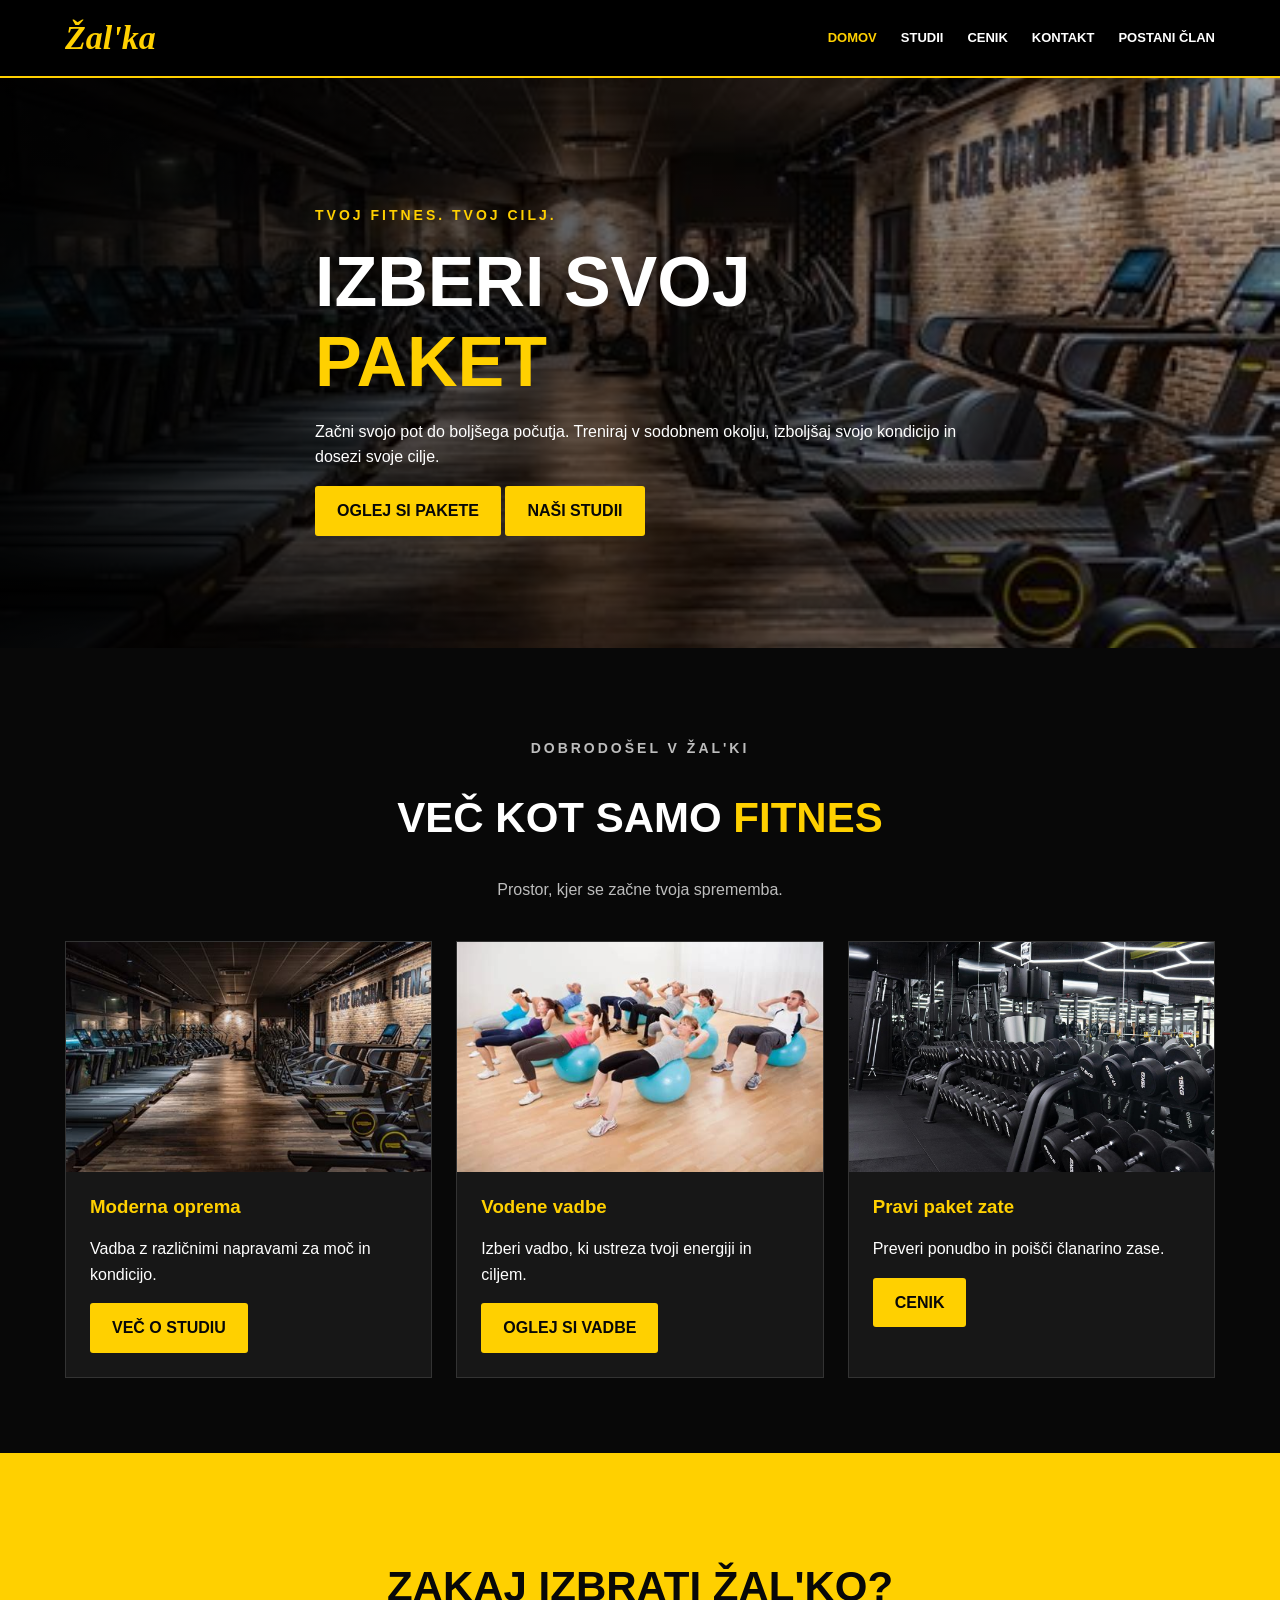
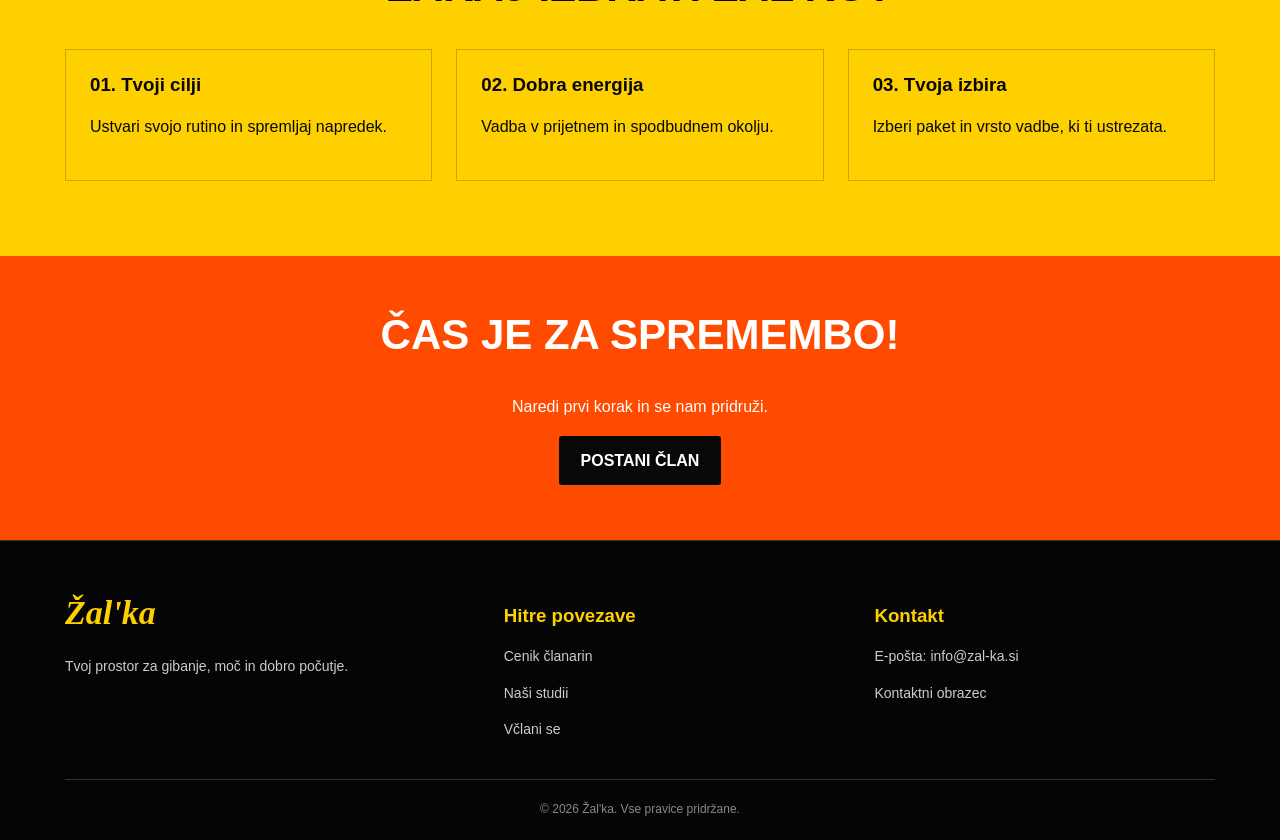
<file: fitnes/index.html>
<!DOCTYPE html>
<html lang="sl">
<head>
    <meta charset="UTF-8">
    <meta name="viewport" content="width=device-width, initial-scale=1.0">
    <meta name="description" content="Žal'ka fitnes – vadba, osebno trenerstvo in članarine.">
    <title>Žal'ka | Fitnes center</title>
    <link rel="stylesheet" href="style.css">
</head>
<body>

<header>
    <nav class="navbar container">
        <a class="logo" href="index.html">Žal'ka</a>
        <div class="nav-links">
            <a class="active" href="index.html">Domov</a>
            <a href="studii.html">Studii</a>
            <a href="cenik.html">Cenik</a>
            <a href="kontakt.html">Kontakt</a>
            <a href="postani-clan.html">Postani član</a>
        </div>
    </nav>
</header>

<main>
    <section class="hero">
        <div class="container hero-content">
            <p class="eyebrow">Tvoj fitnes. Tvoj cilj.</p>
            <h1>Izberi svoj <span class="highlight">paket</span></h1>
            <p>
                Začni svojo pot do boljšega počutja.
                Treniraj v sodobnem okolju, izboljšaj svojo
                kondicijo in dosezi svoje cilje.
            </p>
            <a class="btn" href="cenik.html">OGLEJ SI PAKETE</a>
            <a class="btn" href="studii.html">NAŠI STUDII</a>
        </div>
    </section>

    <section class="section container">
        <div class="section-heading">
            <p class="eyebrow">Dobrodošel v Žal'ki</p>
            <h2>Več kot samo <span>fitnes</span></h2>
            <p>Prostor, kjer se začne tvoja sprememba.</p>
        </div>

        <div class="grid">
            <article class="card">
                <img src="images/fitnes.jpg" alt="Fitnes naprave">
                <div class="card-content">
                    <h3>Moderna oprema</h3>
                    <p>Vadba z različnimi napravami za moč in kondicijo.</p>
                    <a class="btn" href="studii.html">VEČ O STUDIU</a>
                </div>
            </article>

            <article class="card">
                <img src="images/skupinska.jpg" alt="Skupinska vadba">
                <div class="card-content">
                    <h3>Vodene vadbe</h3>
                    <p>Izberi vadbo, ki ustreza tvoji energiji in ciljem.</p>
                    <a class="btn" href="studii.html#vadbe">OGLEJ SI VADBE</a>
                </div>
            </article>

            <article class="card">
                <img src="images/utezi.jpg" alt="Proste uteži">
                <div class="card-content">
                    <h3>Pravi paket zate</h3>
                    <p>Preveri ponudbo in poišči članarino zase.</p>
                    <a class="btn" href="cenik.html">CENIK</a>
                </div>
            </article>
        </div>
    </section>

    <section class="benefits section">
        <div class="container">
            <div class="section-heading">
                <h2>Zakaj izbrati Žal'ko?</h2>
            </div>
            <div class="grid">
                <div class="benefit">
                    <h3>01. Tvoji cilji</h3>
                    <p>Ustvari svojo rutino in spremljaj napredek.</p>
                </div>
                <div class="benefit">
                    <h3>02. Dobra energija</h3>
                    <p>Vadba v prijetnem in spodbudnem okolju.</p>
                </div>
                <div class="benefit">
                    <h3>03. Tvoja izbira</h3>
                    <p>Izberi paket in vrsto vadbe, ki ti ustrezata.</p>
                </div>
            </div>
        </div>
    </section>

    <section class="cta">
        <div class="container">
            <h2>Čas je za spremembo!</h2>
            <p>Naredi prvi korak in se nam pridruži.</p>
            <a class="btn" href="postani-clan.html">POSTANI ČLAN</a>
        </div>
    </section>
</main>

<footer>
    <div class="container">
        <div class="footer-grid">
            <div>
                <a class="logo" href="index.html">Žal'ka</a>
                <p>Tvoj prostor za gibanje, moč in dobro počutje.</p>
            </div>
            <div>
                <h3>Hitre povezave</h3>
                <p><a href="cenik.html">Cenik članarin</a></p>
                <p><a href="studii.html">Naši studii</a></p>
                <p><a href="postani-clan.html">Včlani se</a></p>
            </div>
            <div>
                <h3>Kontakt</h3>
                <p>E-pošta: info@zal-ka.si</p>
                <p><a href="kontakt.html">Kontaktni obrazec</a></p>
            </div>
        </div>
        <div class="copyright">
            © 2026 Žal'ka. Vse pravice pridržane.
        </div>
    </div>
</footer>

</body>
</html>
</file>
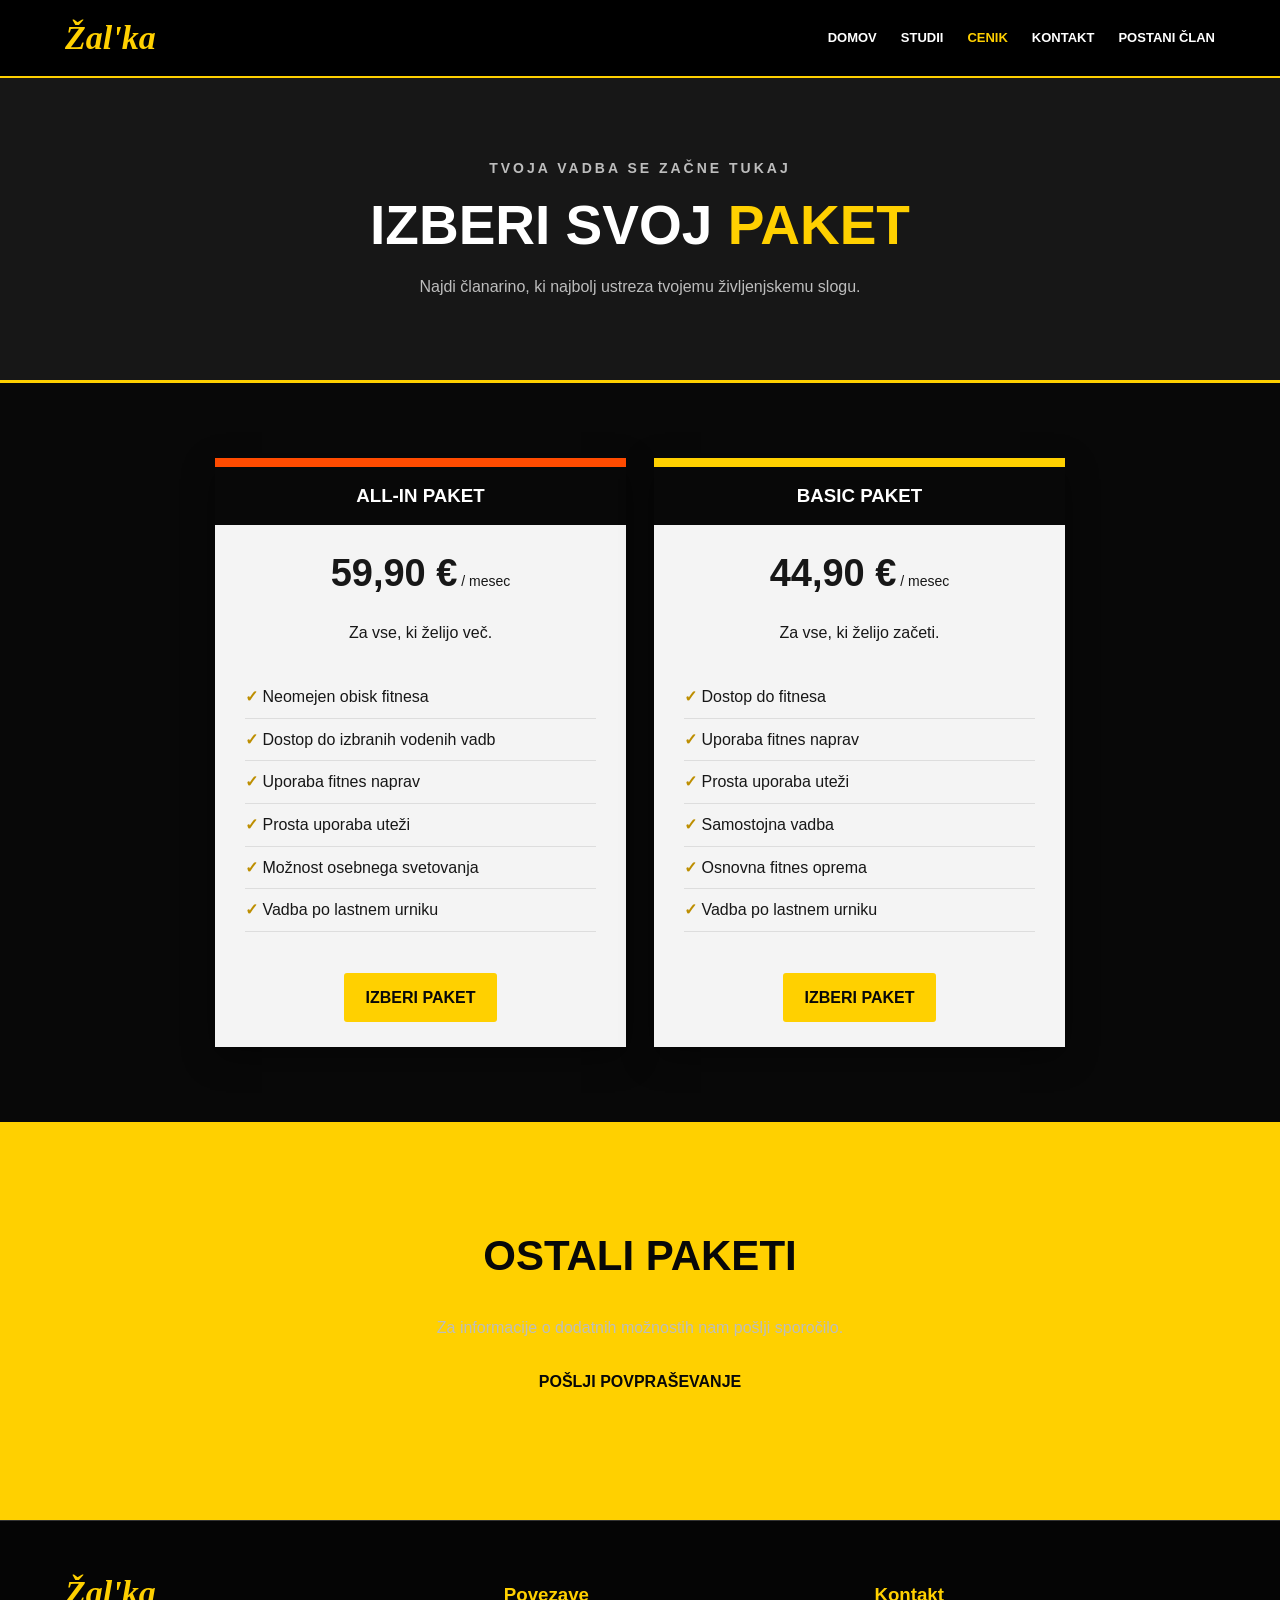
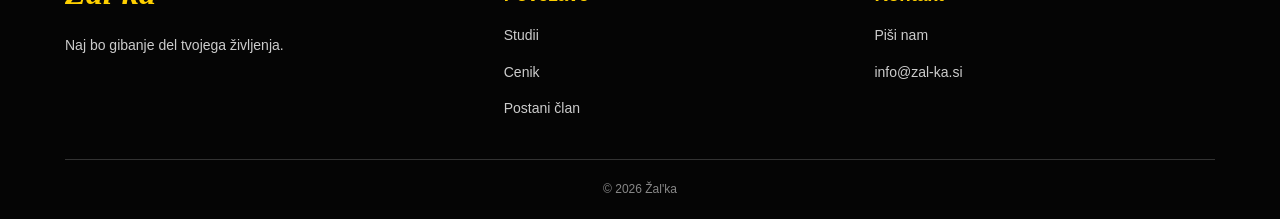
<file: fitnes/cenik.html>
<!DOCTYPE html>
<html lang="sl">
<head>
    <meta charset="UTF-8">
    <meta name="viewport" content="width=device-width, initial-scale=1.0">
    <title>Cenik | Žal'ka</title>
    <link rel="stylesheet" href="style.css">
</head>
<body>

<header>
    <nav class="navbar container">
        <a class="logo" href="index.html">Žal'ka</a>
        <div class="nav-links">
            <a href="index.html">Domov</a>
            <a href="studii.html">Studii</a>
            <a class="active" href="cenik.html">Cenik</a>
            <a href="kontakt.html">Kontakt</a>
            <a href="postani-clan.html">Postani član</a>
        </div>
    </nav>
</header>

<main>
    <section class="page-banner">
        <div class="container">
            <p class="eyebrow">Tvoja vadba se začne tukaj</p>
            <h1>Izberi svoj <span class="highlight">paket</span></h1>
            <p>Najdi članarino, ki najbolj ustreza tvojemu življenjskemu slogu.</p>
        </div>
    </section>

    <section class="section container">
        <div class="pricing-grid">

            <article class="price-card featured">
                <h3>ALL-IN PAKET</h3>
                <p class="price">59,90 €<small> / mesec</small></p>
                <p>Za vse, ki želijo več.</p>
                <ul>
                    <li>Neomejen obisk fitnesa</li>
                    <li>Dostop do izbranih vodenih vadb</li>
                    <li>Uporaba fitnes naprav</li>
                    <li>Prosta uporaba uteži</li>
                    <li>Možnost osebnega svetovanja</li>
                    <li>Vadba po lastnem urniku</li>
                </ul>
                <a class="btn" href="postani-clan.html?paket=all-in">
                    IZBERI PAKET
                </a>
            </article>

            <article class="price-card">
                <h3>BASIC PAKET</h3>
                <p class="price">44,90 €<small> / mesec</small></p>
                <p>Za vse, ki želijo začeti.</p>
                <ul>
                    <li>Dostop do fitnesa</li>
                    <li>Uporaba fitnes naprav</li>
                    <li>Prosta uporaba uteži</li>
                    <li>Samostojna vadba</li>
                    <li>Osnovna fitnes oprema</li>
                    <li>Vadba po lastnem urniku</li>
                </ul>
                <a class="btn" href="postani-clan.html?paket=basic">
                    IZBERI PAKET
                </a>
            </article>

        </div>
    </section>

    <section class="benefits section">
        <div class="container">
            <div class="section-heading">
                <h2>Ostali paketi</h2>
                <p>Za informacije o dodatnih možnostih nam pošlji sporočilo.</p>
                <a class="btn" href="kontakt.html">POŠLJI POVPRAŠEVANJE</a>
            </div>
        </div>
    </section>
</main>

<footer>
    <div class="container">
        <div class="footer-grid">
            <div><a class="logo" href="index.html">Žal'ka</a>
                <p>Naj bo gibanje del tvojega življenja.</p>
            </div>
            <div><h3>Povezave</h3>
                <p><a href="studii.html">Studii</a></p>
                <p><a href="cenik.html">Cenik</a></p>
                <p><a href="postani-clan.html">Postani član</a></p>
            </div>
            <div><h3>Kontakt</h3>
                <p><a href="kontakt.html">Piši nam</a></p>
                <p>info@zal-ka.si</p>
            </div>
        </div>
        <div class="copyright">© 2026 Žal'ka</div>
    </div>
</footer>

</body>
</html>
</file>
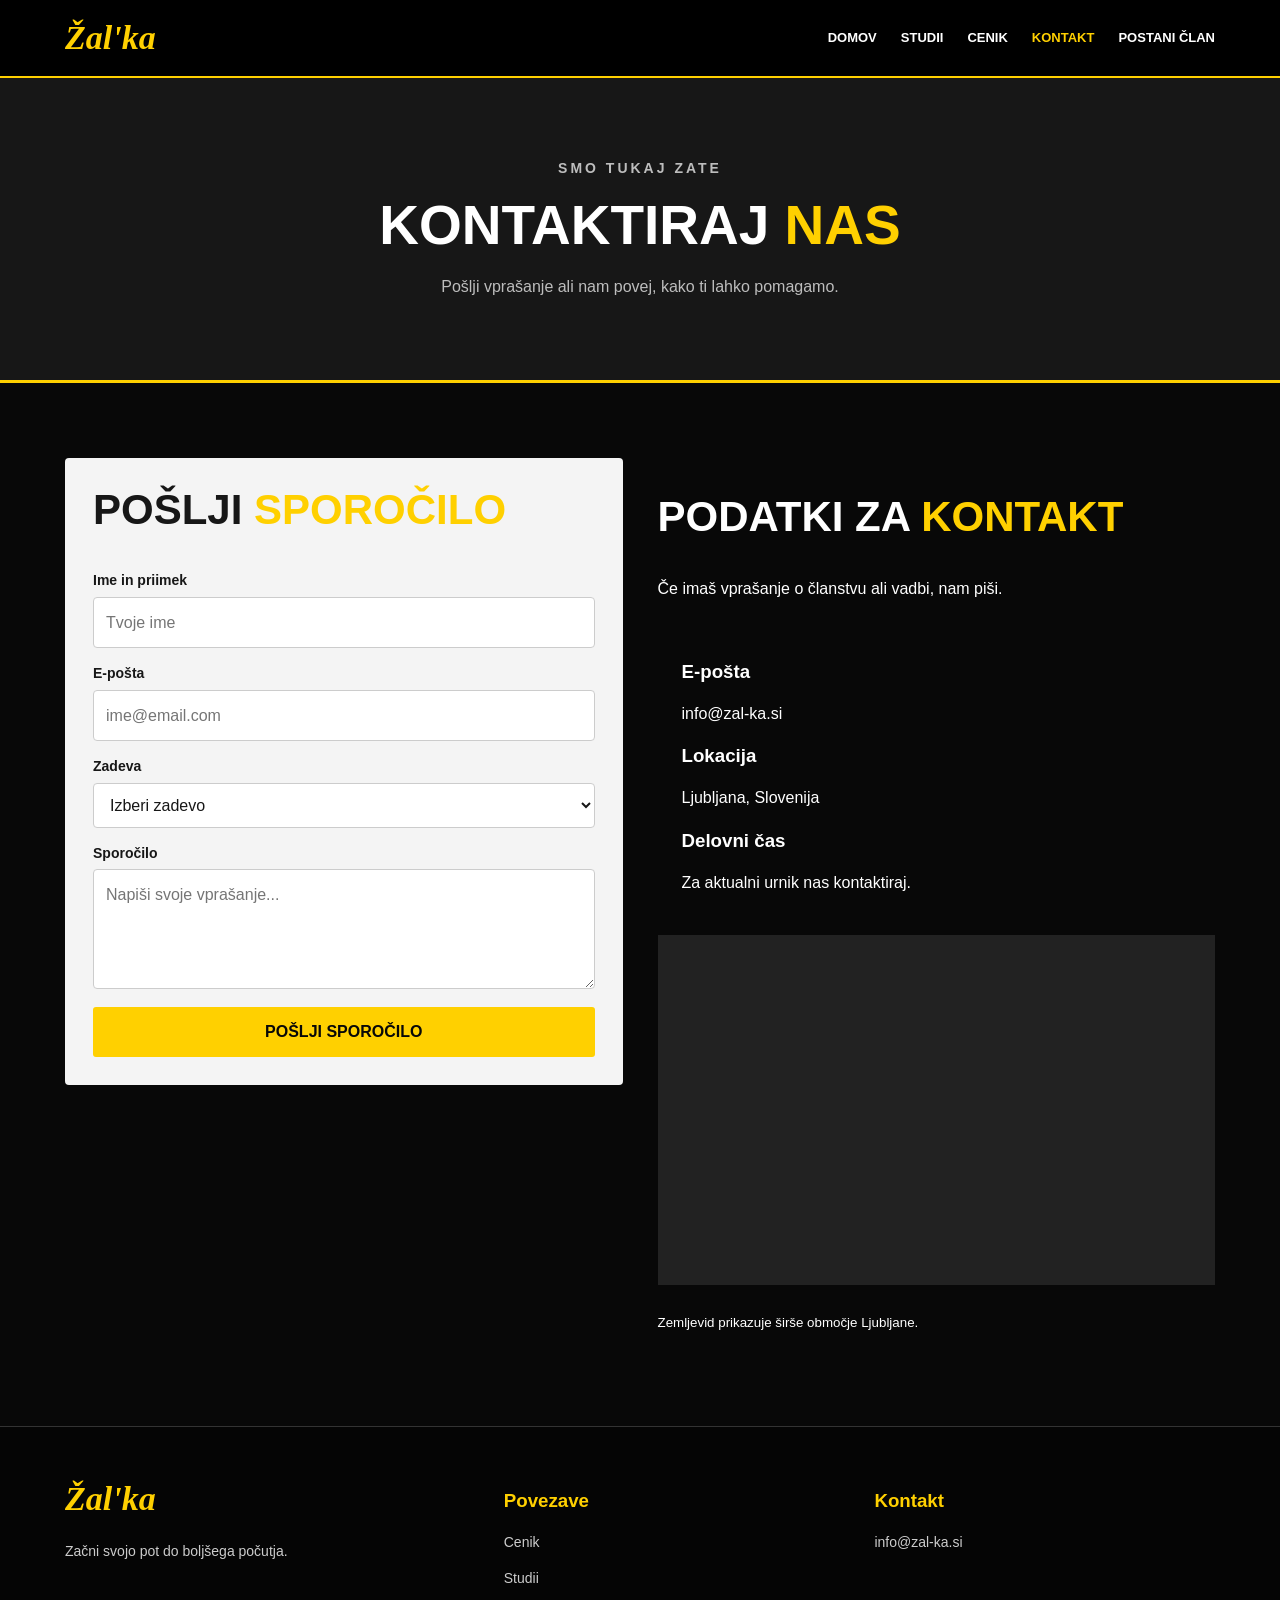
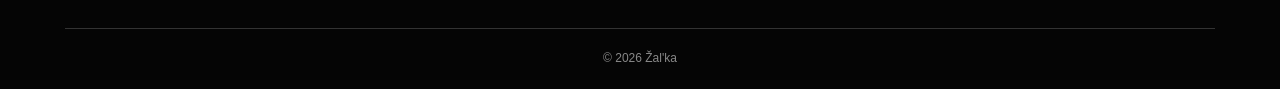
<file: fitnes/kontakt.html>
<!DOCTYPE html>
<html lang="sl">
<head>
    <meta charset="UTF-8">
    <meta name="viewport" content="width=device-width, initial-scale=1.0">
    <title>Kontakt | Žal'ka</title>
    <link rel="stylesheet" href="style.css">
</head>
<body>

<header>
    <nav class="navbar container">
        <a class="logo" href="index.html">Žal'ka</a>
        <div class="nav-links">
            <a href="index.html">Domov</a>
            <a href="studii.html">Studii</a>
            <a href="cenik.html">Cenik</a>
            <a class="active" href="kontakt.html">Kontakt</a>
            <a href="postani-clan.html">Postani član</a>
        </div>
    </nav>
</header>

<main>
    <section class="page-banner">
        <div class="container">
            <p class="eyebrow">Smo tukaj zate</p>
            <h1>Kontaktiraj <span class="highlight">nas</span></h1>
            <p>Pošlji vprašanje ali nam povej, kako ti lahko pomagamo.</p>
        </div>
    </section>

    <section class="section container">
        <div class="contact-grid">

            <div class="form-box">
                <h2>Pošlji <span class="highlight">sporočilo</span></h2>

                <form id="contactForm">
                    <label for="ime">Ime in priimek</label>
                    <input id="ime" name="ime" type="text"
                           placeholder="Tvoje ime" required>

                    <label for="email">E-pošta</label>
                    <input id="email" name="email" type="email"
                           placeholder="ime@email.com" required>

                    <label for="zadeva">Zadeva</label>
                    <select id="zadeva" name="zadeva" required>
                        <option value="">Izberi zadevo</option>
                        <option>Članstvo</option>
                        <option>Cenik</option>
                        <option>Lokacije</option>
                        <option>Vodene vadbe</option>
                        <option>Drugo</option>
                    </select>

                    <label for="sporocilo">Sporočilo</label>
                    <textarea id="sporocilo" name="sporocilo"
                              placeholder="Napiši svoje vprašanje..."
                              required></textarea>

                    <button type="submit">POŠLJI SPOROČILO</button>
                    <p class="form-message" id="contactMessage"
                       role="status"></p>
                </form>
            </div>

            <div>
                <h2>Podatki za <span class="highlight">kontakt</span></h2>
                <p>Če imaš vprašanje o članstvu ali vadbi, nam piši.</p>

                <div class="card-content">
                    <h3>E-pošta</h3>
                    <p>info@zal-ka.si</p>

                    <h3>Lokacija</h3>
                    <p>Ljubljana, Slovenija</p>

                    <h3>Delovni čas</h3>
                    <p>Za aktualni urnik nas kontaktiraj.</p>
                </div>

                <iframe
                    class="map-frame"
                    title="Zemljevid Ljubljane"
                    src="https://www.openstreetmap.org/export/embed.html?bbox=14.45%2C46.04%2C14.56%2C46.09&layer=mapnik">
                </iframe>
                <p><small>Zemljevid prikazuje širše območje Ljubljane.</small></p>
            </div>

        </div>
    </section>
</main>

<footer>
    <div class="container">
        <div class="footer-grid">
            <div><a class="logo" href="index.html">Žal'ka</a>
                <p>Začni svojo pot do boljšega počutja.</p>
            </div>
            <div><h3>Povezave</h3>
                <p><a href="cenik.html">Cenik</a></p>
                <p><a href="studii.html">Studii</a></p>
            </div>
            <div><h3>Kontakt</h3>
                <p>info@zal-ka.si</p>
            </div>
        </div>
        <div class="copyright">© 2026 Žal'ka</div>
    </div>
</footer>

<script>
document.getElementById("contactForm").addEventListener("submit", function(event) {
    event.preventDefault();

    document.getElementById("contactMessage").textContent =
        "Obrazec je izpolnjen, vendar sporočilo še ni poslano. Za pošiljanje je potrebna povezava s strežnikom ali e-poštno storitvijo.";
});
</script>

</body>
</html>
</file>
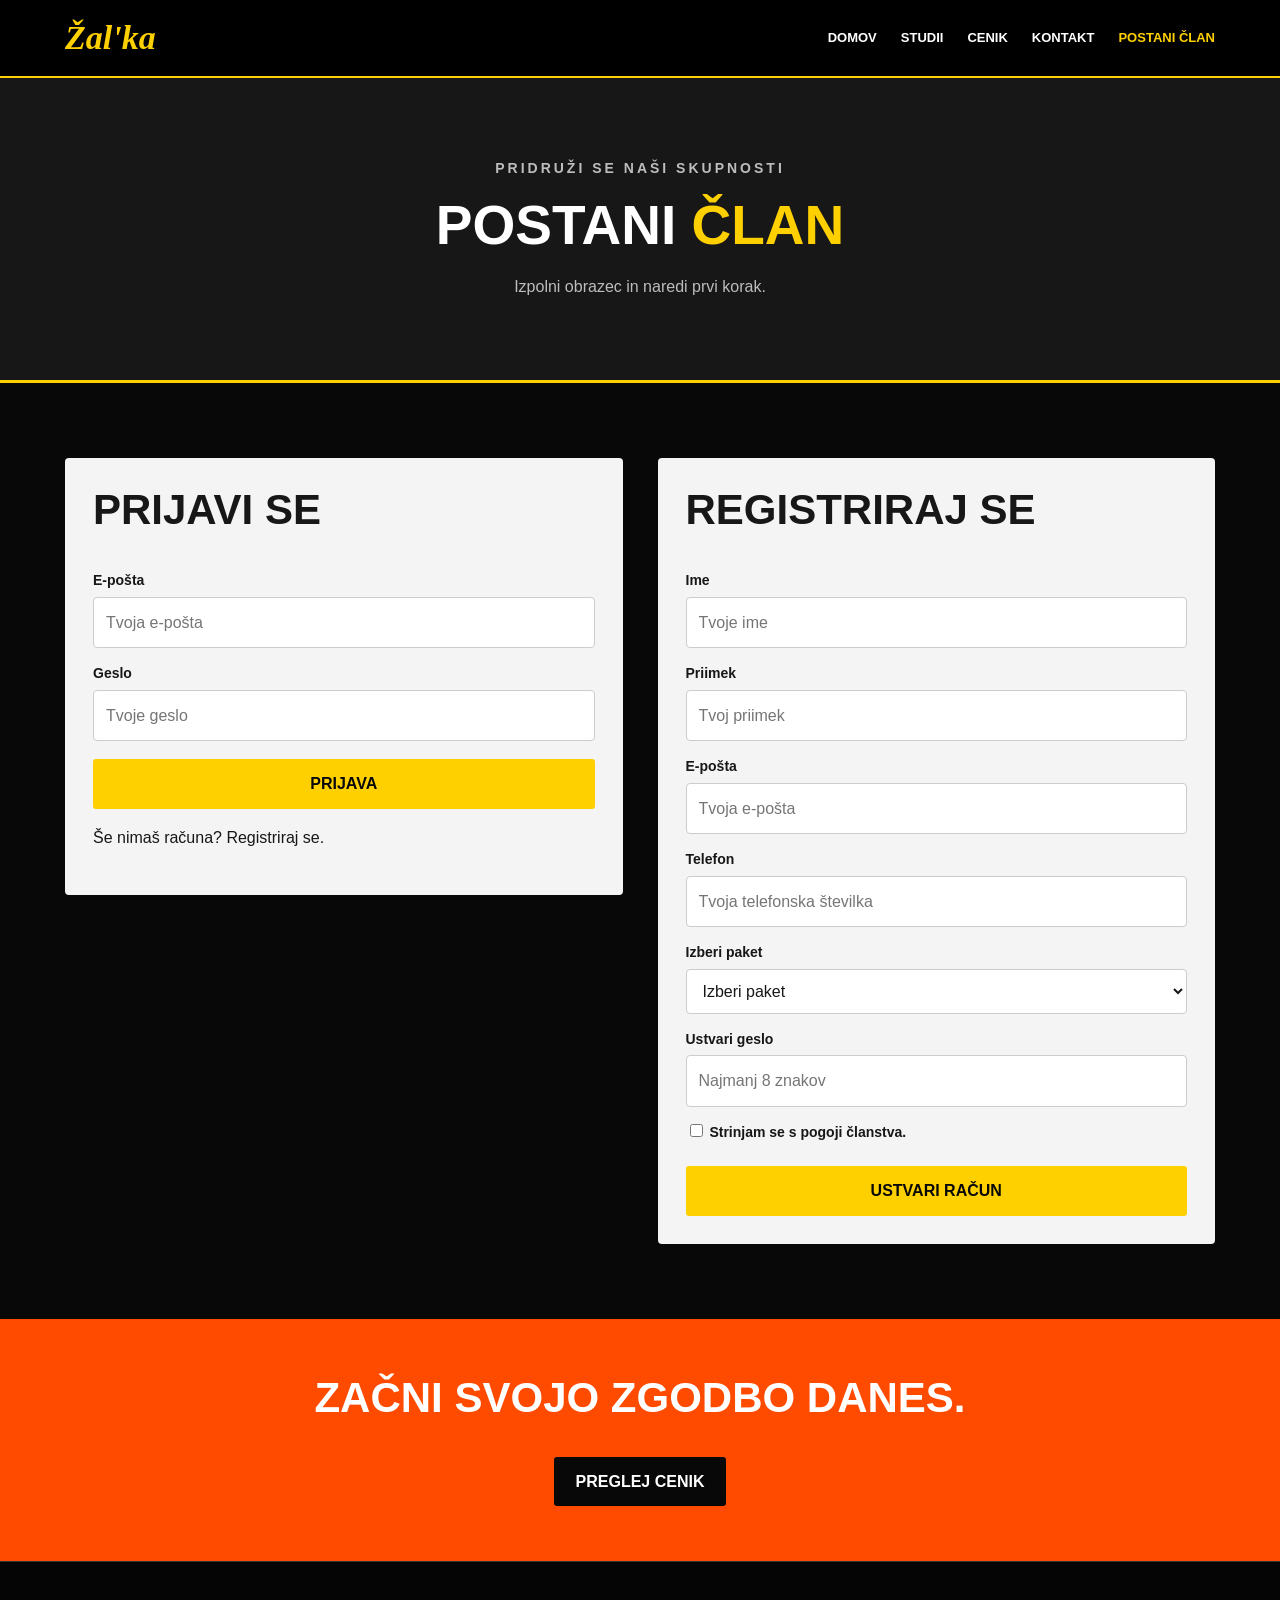
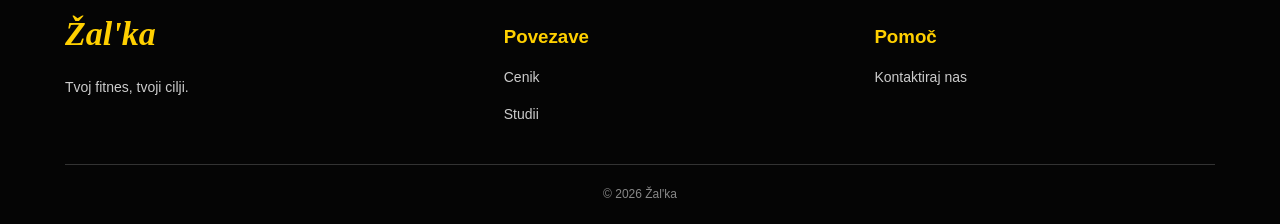
<file: fitnes/postani-clan.html>
<!DOCTYPE html>
<html lang="sl">
<head>
    <meta charset="UTF-8">
    <meta name="viewport" content="width=device-width, initial-scale=1.0">
    <title>Postani član | Žal'ka</title>
    <link rel="stylesheet" href="style.css">
</head>
<body>

<header>
    <nav class="navbar container">
        <a class="logo" href="index.html">Žal'ka</a>
        <div class="nav-links">
            <a href="index.html">Domov</a>
            <a href="studii.html">Studii</a>
            <a href="cenik.html">Cenik</a>
            <a href="kontakt.html">Kontakt</a>
            <a class="active" href="postani-clan.html">Postani član</a>
        </div>
    </nav>
</header>

<main>
    <section class="page-banner">
        <div class="container">
            <p class="eyebrow">Pridruži se naši skupnosti</p>
            <h1>Postani <span class="highlight">član</span></h1>
            <p>Izpolni obrazec in naredi prvi korak.</p>
        </div>
    </section>

    <section class="section container">
        <div class="contact-grid">

            <div class="form-box">
                <h2>Prijavi se</h2>

                <form id="loginForm">
                    <label for="loginEmail">E-pošta</label>
                    <input id="loginEmail" name="email" type="email"
                           placeholder="Tvoja e-pošta" required>

                    <label for="loginPassword">Geslo</label>
                    <input id="loginPassword" name="password"
                           type="password" placeholder="Tvoje geslo"
                           required>

                    <button type="submit">PRIJAVA</button>
                    <p id="loginMessage" class="form-message"
                       role="status"></p>
                </form>

                <p><a href="#registracija">Še nimaš računa? Registriraj se.</a></p>
            </div>

            <div class="form-box" id="registracija">
                <h2>Registriraj se</h2>

                <form id="registerForm">
                    <label for="ime">Ime</label>
                    <input id="ime" name="ime" type="text"
                           placeholder="Tvoje ime" required>

                    <label for="priimek">Priimek</label>
                    <input id="priimek" name="priimek" type="text"
                           placeholder="Tvoj priimek" required>

                    <label for="registerEmail">E-pošta</label>
                    <input id="registerEmail" name="email" type="email"
                           placeholder="Tvoja e-pošta" required>

                    <label for="telefon">Telefon</label>
                    <input id="telefon" name="telefon" type="tel"
                           placeholder="Tvoja telefonska številka">

                    <label for="paket">Izberi paket</label>
                    <select id="paket" name="paket" required>
                        <option value="">Izberi paket</option>
                        <option value="all-in">ALL-IN PAKET – 59,90 €</option>
                        <option value="basic">BASIC PAKET – 44,90 €</option>
                    </select>

                    <label for="registerPassword">Ustvari geslo</label>
                    <input id="registerPassword" name="password"
                           type="password" minlength="8"
                           placeholder="Najmanj 8 znakov" required>

                    <label>
                        <input type="checkbox" name="pogoji"
                               required style="width:auto;display:inline">
                        Strinjam se s pogoji članstva.
                    </label>

                    <button type="submit">USTVARI RAČUN</button>
                    <p id="registerMessage" class="form-message"
                       role="status"></p>
                </form>
            </div>

        </div>
    </section>

    <section class="cta">
        <div class="container">
            <h2>Začni svojo zgodbo danes.</h2>
            <a class="btn" href="cenik.html">PREGLEJ CENIK</a>
        </div>
    </section>
</main>

<footer>
    <div class="container">
        <div class="footer-grid">
            <div><a class="logo" href="index.html">Žal'ka</a>
                <p>Tvoj fitnes, tvoji cilji.</p>
            </div>
            <div><h3>Povezave</h3>
                <p><a href="cenik.html">Cenik</a></p>
                <p><a href="studii.html">Studii</a></p>
            </div>
            <div><h3>Pomoč</h3>
                <p><a href="kontakt.html">Kontaktiraj nas</a></p>
            </div>
        </div>
        <div class="copyright">© 2026 Žal'ka</div>
    </div>
</footer>

<script>
const params = new URLSearchParams(window.location.search);
const izbranPaket = params.get("paket");

if (izbranPaket === "all-in" || izbranPaket === "basic") {
    document.getElementById("paket").value = izbranPaket;
}

document.getElementById("loginForm").addEventListener("submit", function(event) {
    event.preventDefault();

    document.getElementById("loginMessage").textContent =
        "Prijavni obrazec je pripravljen. Za preverjanje računa je potreben strežnik.";
});

document.getElementById("registerForm").addEventListener("submit", function(event) {
    event.preventDefault();

    document.getElementById("registerMessage").textContent =
        "Obrazec je pravilno izpolnjen. Za ustvarjanje računa je potrebna strežniška povezava.";
});
</script>

</body>
</html>
</file>
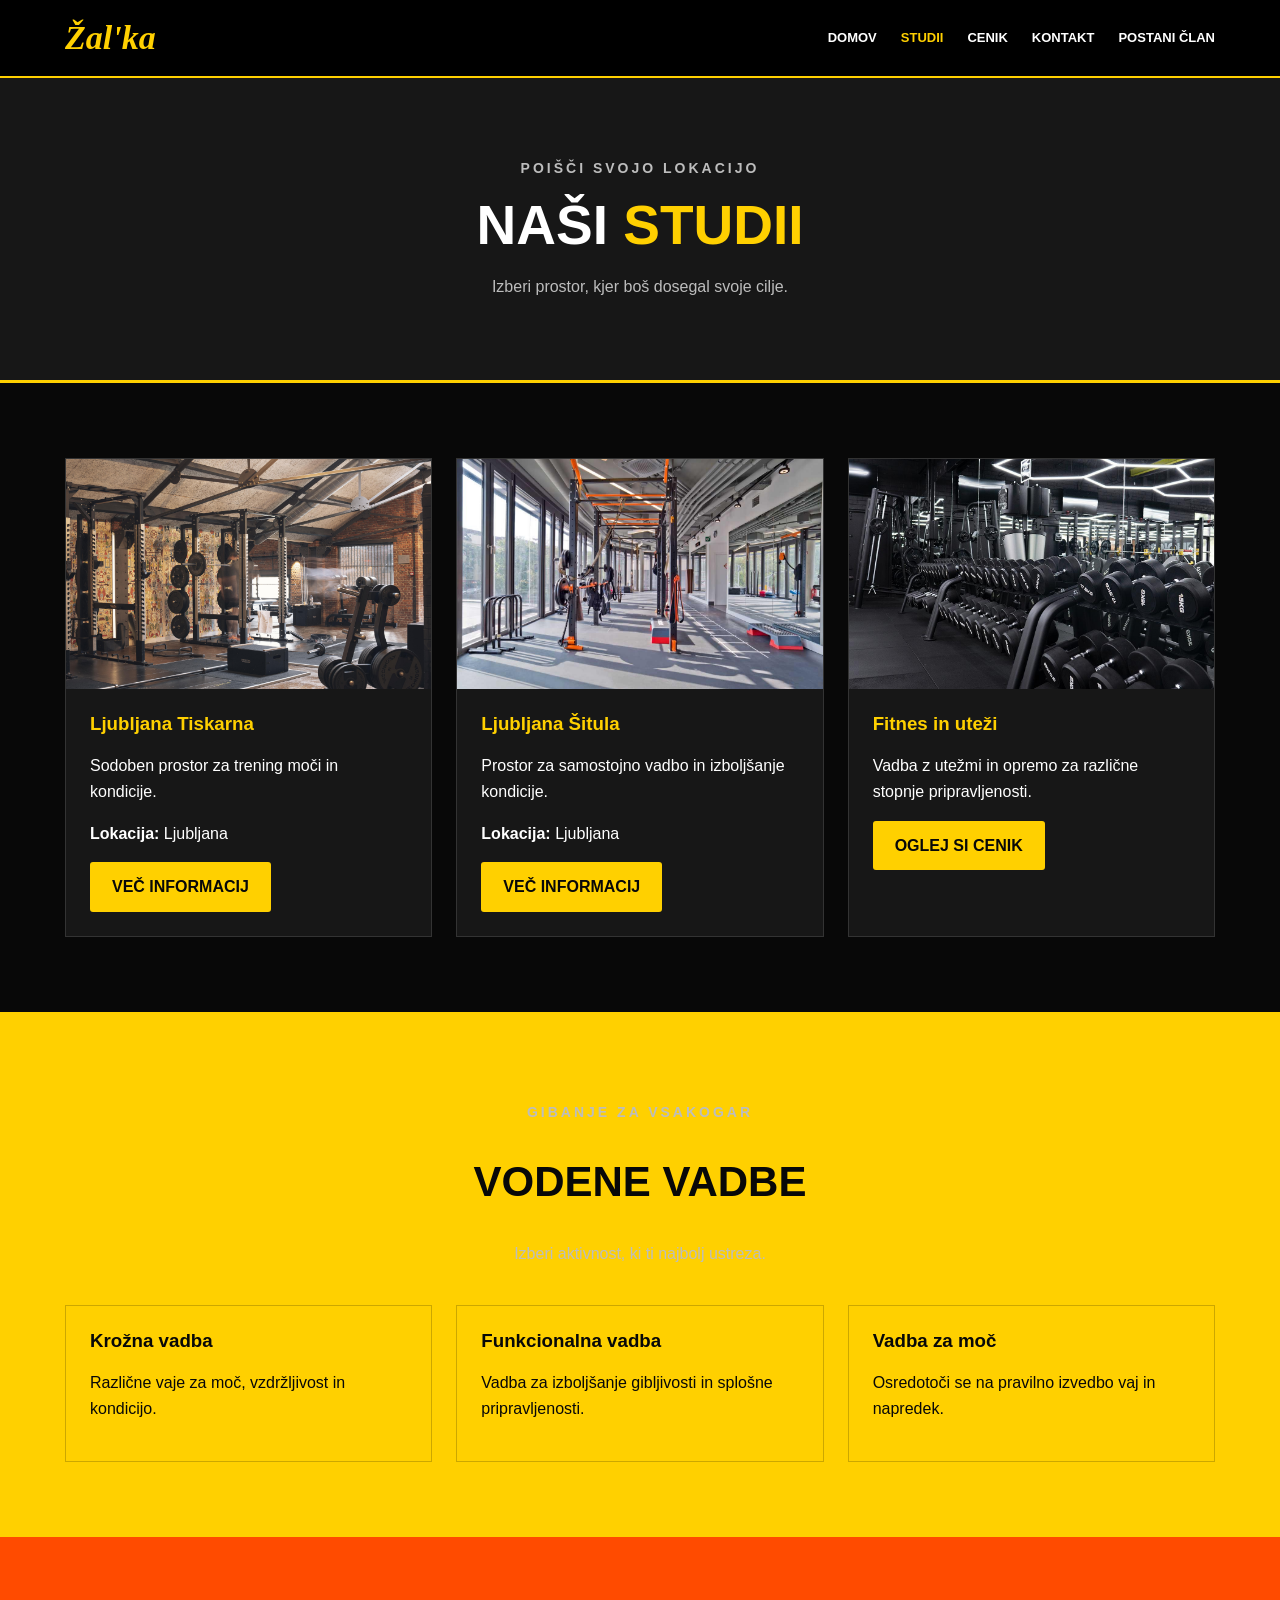
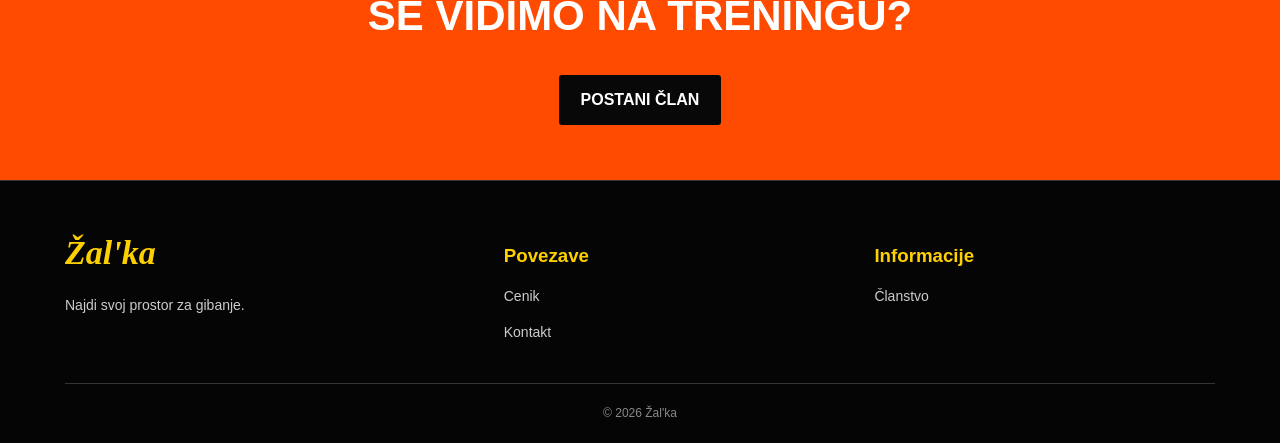
<file: fitnes/studii.html>
<!DOCTYPE html>
<html lang="sl">
<head>
    <meta charset="UTF-8">
    <meta name="viewport" content="width=device-width, initial-scale=1.0">
    <title>Studii | Žal'ka</title>
    <link rel="stylesheet" href="style.css">
</head>
<body>

<header>
    <nav class="navbar container">
        <a class="logo" href="index.html">Žal'ka</a>
        <div class="nav-links">
            <a href="index.html">Domov</a>
            <a class="active" href="studii.html">Studii</a>
            <a href="cenik.html">Cenik</a>
            <a href="kontakt.html">Kontakt</a>
            <a href="postani-clan.html">Postani član</a>
        </div>
    </nav>
</header>

<main>
    <section class="page-banner">
        <div class="container">
            <p class="eyebrow">Poišči svojo lokacijo</p>
            <h1>Naši <span class="highlight">studii</span></h1>
            <p>Izberi prostor, kjer boš dosegal svoje cilje.</p>
        </div>
    </section>

    <section class="section container">
        <div class="grid">
            <article class="card">
                <img class="studio-photo"
                     src="images/studio-ljubljana.jpg"
                     alt="Fitnes studio v Ljubljani">
                <div class="card-content">
                    <h3>Ljubljana Tiskarna</h3>
                    <p>Sodoben prostor za trening moči in kondicije.</p>
                    <p><strong>Lokacija:</strong> Ljubljana</p>
                    <a class="btn"
                       href="kontakt.html?lokacija=tiskarna">
                        VEČ INFORMACIJ
                    </a>
                </div>
            </article>

            <article class="card">
                <img class="studio-photo"
                     src="images/studio-situla.jpg"
                     alt="Fitnes studio Šiška">
                <div class="card-content">
                    <h3>Ljubljana Šitula</h3>
                    <p>Prostor za samostojno vadbo in izboljšanje kondicije.</p>
                    <p><strong>Lokacija:</strong> Ljubljana</p>
                    <a class="btn"
                       href="kontakt.html?lokacija=situla">
                        VEČ INFORMACIJ
                    </a>
                </div>
            </article>

            <article class="card">
                <img class="studio-photo"
                     src="images/utezi.jpg"
                     alt="Prostor s fitnes utežmi">
                <div class="card-content">
                    <h3>Fitnes in uteži</h3>
                    <p>Vadba z utežmi in opremo za različne stopnje pripravljenosti.</p>
                    <a class="btn" href="cenik.html">OGLEJ SI CENIK</a>
                </div>
            </article>
        </div>
    </section>

    <section class="benefits section" id="vadbe">
        <div class="container">
            <div class="section-heading">
                <p class="eyebrow">Gibanje za vsakogar</p>
                <h2>Vodene vadbe</h2>
                <p>Izberi aktivnost, ki ti najbolj ustreza.</p>
            </div>

            <div class="grid">
                <div class="benefit">
                    <h3>Krožna vadba</h3>
                    <p>Različne vaje za moč, vzdržljivost in kondicijo.</p>
                </div>
                <div class="benefit">
                    <h3>Funkcionalna vadba</h3>
                    <p>Vadba za izboljšanje gibljivosti in splošne pripravljenosti.</p>
                </div>
                <div class="benefit">
                    <h3>Vadba za moč</h3>
                    <p>Osredotoči se na pravilno izvedbo vaj in napredek.</p>
                </div>
            </div>
        </div>
    </section>

    <section class="cta">
        <div class="container">
            <h2>Se vidimo na treningu?</h2>
            <a class="btn" href="postani-clan.html">POSTANI ČLAN</a>
        </div>
    </section>
</main>

<footer>
    <div class="container">
        <div class="footer-grid">
            <div><a class="logo" href="index.html">Žal'ka</a>
                <p>Najdi svoj prostor za gibanje.</p>
            </div>
            <div><h3>Povezave</h3>
                <p><a href="cenik.html">Cenik</a></p>
                <p><a href="kontakt.html">Kontakt</a></p>
            </div>
            <div><h3>Informacije</h3>
                <p><a href="postani-clan.html">Članstvo</a></p>
            </div>
        </div>
        <div class="copyright">© 2026 Žal'ka</div>
    </div>
</footer>

</body>
</html>
</file>
<file: fitnes/style.css>
* {
    box-sizing: border-box;
}

:root {
    --yellow: #ffd000;
    --orange: #ff4b00;
    --black: #080808;
    --dark: #171717;
    --white: #ffffff;
    --muted: #bdbdbd;
}

html {
    scroll-behavior: smooth;
}

body {
    margin: 0;
    background: var(--black);
    color: var(--white);
    font-family: Arial, Helvetica, sans-serif;
    line-height: 1.6;
}

a {
    color: inherit;
    text-decoration: none;
}

img {
    display: block;
    max-width: 100%;
}

button,
input,
textarea,
select {
    font: inherit;
}

button,
.btn {
    display: inline-block;
    padding: 12px 22px;
    background: var(--yellow);
    color: #080808;
    border: 0;
    border-radius: 3px;
    font-weight: 800;
    cursor: pointer;
    transition: .2s;
}

button:hover,
.btn:hover {
    background: var(--orange);
    color: white;
    transform: translateY(-2px);
}

.container {
    width: min(1150px, 92%);
    margin: auto;
}

header {
    position: sticky;
    top: 0;
    z-index: 100;
    background: rgba(0, 0, 0, .96);
    border-bottom: 2px solid var(--yellow);
}

.navbar {
    min-height: 76px;
    display: flex;
    align-items: center;
    justify-content: space-between;
    gap: 20px;
}

.logo {
    color: var(--yellow);
    font-family: Georgia, serif;
    font-size: 34px;
    font-style: italic;
    font-weight: bold;
}

.nav-links {
    display: flex;
    align-items: center;
    flex-wrap: wrap;
    gap: 24px;
}

.nav-links a {
    font-size: 13px;
    font-weight: bold;
    text-transform: uppercase;
}

.nav-links a:hover,
.nav-links a.active {
    color: var(--yellow);
}

.hero {
    min-height: 570px;
    display: flex;
    align-items: center;
    background:
        linear-gradient(90deg, rgba(0,0,0,.92),
        rgba(0,0,0,.55), rgba(0,0,0,.25)),
        url("images/fitnes.jpg") center/cover;
}

.hero-content {
    max-width: 650px;
    padding: 70px 0;
}

.eyebrow {
    color: var(--yellow);
    font-size: 14px;
    font-weight: bold;
    letter-spacing: 3px;
    text-transform: uppercase;
}

h1,
h2,
h3 {
    line-height: 1.15;
}

h1 {
    font-size: clamp(38px, 6vw, 70px);
    margin: 15px 0;
    text-transform: uppercase;
}

h2 {
    font-size: clamp(28px, 4vw, 42px);
    text-transform: uppercase;
}

h2 span,
.highlight {
    color: var(--yellow);
}

.section {
    padding: 75px 0;
}

.section-heading {
    text-align: center;
    margin-bottom: 38px;
}

.section-heading p {
    color: var(--muted);
}

.grid {
    display: grid;
    grid-template-columns: repeat(3, minmax(0, 1fr));
    gap: 24px;
}

.card {
    background: var(--dark);
    border: 1px solid #333;
    overflow: hidden;
}

.card img {
    width: 100%;
    height: 230px;
    object-fit: cover;
}

.card-content {
    padding: 24px;
}

.card h3 {
    margin-top: 0;
    color: var(--yellow);
}

.page-banner {
    padding: 65px 0;
    background: #171717;
    border-bottom: 3px solid var(--yellow);
    text-align: center;
}

.page-banner h1 {
    font-size: clamp(34px, 5vw, 55px);
}

.page-banner p {
    color: var(--muted);
}

.pricing-grid {
    display: grid;
    grid-template-columns: repeat(2, minmax(0, 1fr));
    gap: 28px;
    max-width: 850px;
    margin: auto;
}

.price-card {
    background: #f4f4f4;
    color: #171717;
    text-align: center;
    border-top: 9px solid var(--yellow);
    box-shadow: 0 10px 30px #0006;
}

.price-card.featured {
    border-top-color: var(--orange);
}

.price-card h3 {
    background: #080808;
    color: white;
    padding: 18px;
    margin: 0;
}

.price {
    color: #171717;
    font-size: 38px;
    font-weight: 900;
    margin: 18px 0 0;
}

.price small {
    font-size: 14px;
    font-weight: normal;
}

.price-card ul {
    padding: 15px 30px;
    list-style: none;
    text-align: left;
}

.price-card li {
    padding: 8px 0;
    border-bottom: 1px solid #ddd;
}

.price-card li::before {
    content: "✓ ";
    color: #bd8e00;
    font-weight: bold;
}

.price-card .btn {
    margin: 10px 0 25px;
}

.contact-grid {
    display: grid;
    grid-template-columns: 1fr 1fr;
    gap: 35px;
    align-items: start;
}

.form-box {
    background: #f4f4f4;
    color: #171717;
    padding: 28px;
    border-radius: 4px;
}

.form-box h2,
.form-box h3 {
    margin-top: 0;
}

form label {
    display: block;
    margin: 14px 0 5px;
    font-size: 14px;
    font-weight: bold;
}

form input,
form textarea,
form select {
    display: block;
    width: 100%;
    padding: 12px;
    background: white;
    color: #171717;
    border: 1px solid #ccc;
    border-radius: 4px;
}

form textarea {
    min-height: 120px;
    resize: vertical;
}

form button {
    width: 100%;
    margin-top: 18px;
}

.form-message {
    margin-top: 15px;
    font-weight: bold;
}

.form-message:empty {
    display: none;
}

.map-frame {
    width: 100%;
    height: 350px;
    border: 0;
    background: #222;
}

.studio-photo {
    height: 260px;
    width: 100%;
    object-fit: cover;
}

.benefits {
    background: var(--yellow);
    color: #080808;
}

.benefits .grid {
    grid-template-columns: repeat(3, minmax(0, 1fr));
}

.benefit {
    padding: 24px;
    border: 1px solid #0003;
}

.benefit h3 {
    margin-top: 0;
}

.cta {
    padding: 55px 20px;
    text-align: center;
    background: var(--orange);
}

.cta h2 {
    margin-top: 0;
}

.cta .btn {
    background: #080808;
    color: white;
}

footer {
    padding: 45px 0 20px;
    background: #050505;
    border-top: 1px solid #333;
}

.footer-grid {
    display: grid;
    grid-template-columns: 1.2fr 1fr 1fr;
    gap: 30px;
}

footer h3 {
    color: var(--yellow);
}

footer p,
footer a {
    color: #ccc;
    font-size: 14px;
}

footer a:hover {
    color: var(--yellow);
}

.copyright {
    text-align: center;
    padding-top: 20px;
    margin-top: 25px;
    border-top: 1px solid #333;
    color: #888;
    font-size: 12px;
}

@media (max-width: 760px) {
    .navbar {
        padding: 14px 0;
        flex-direction: column;
    }

    .nav-links {
        justify-content: center;
        gap: 12px 18px;
    }

    .nav-links a {
        font-size: 11px;
    }

    .hero {
        min-height: 470px;
    }

    .grid,
    .pricing-grid,
    .contact-grid,
    .footer-grid,
    .benefits .grid {
        grid-template-columns: 1fr;
    }

    .section {
        padding: 48px 0;
    }
}
</file>
